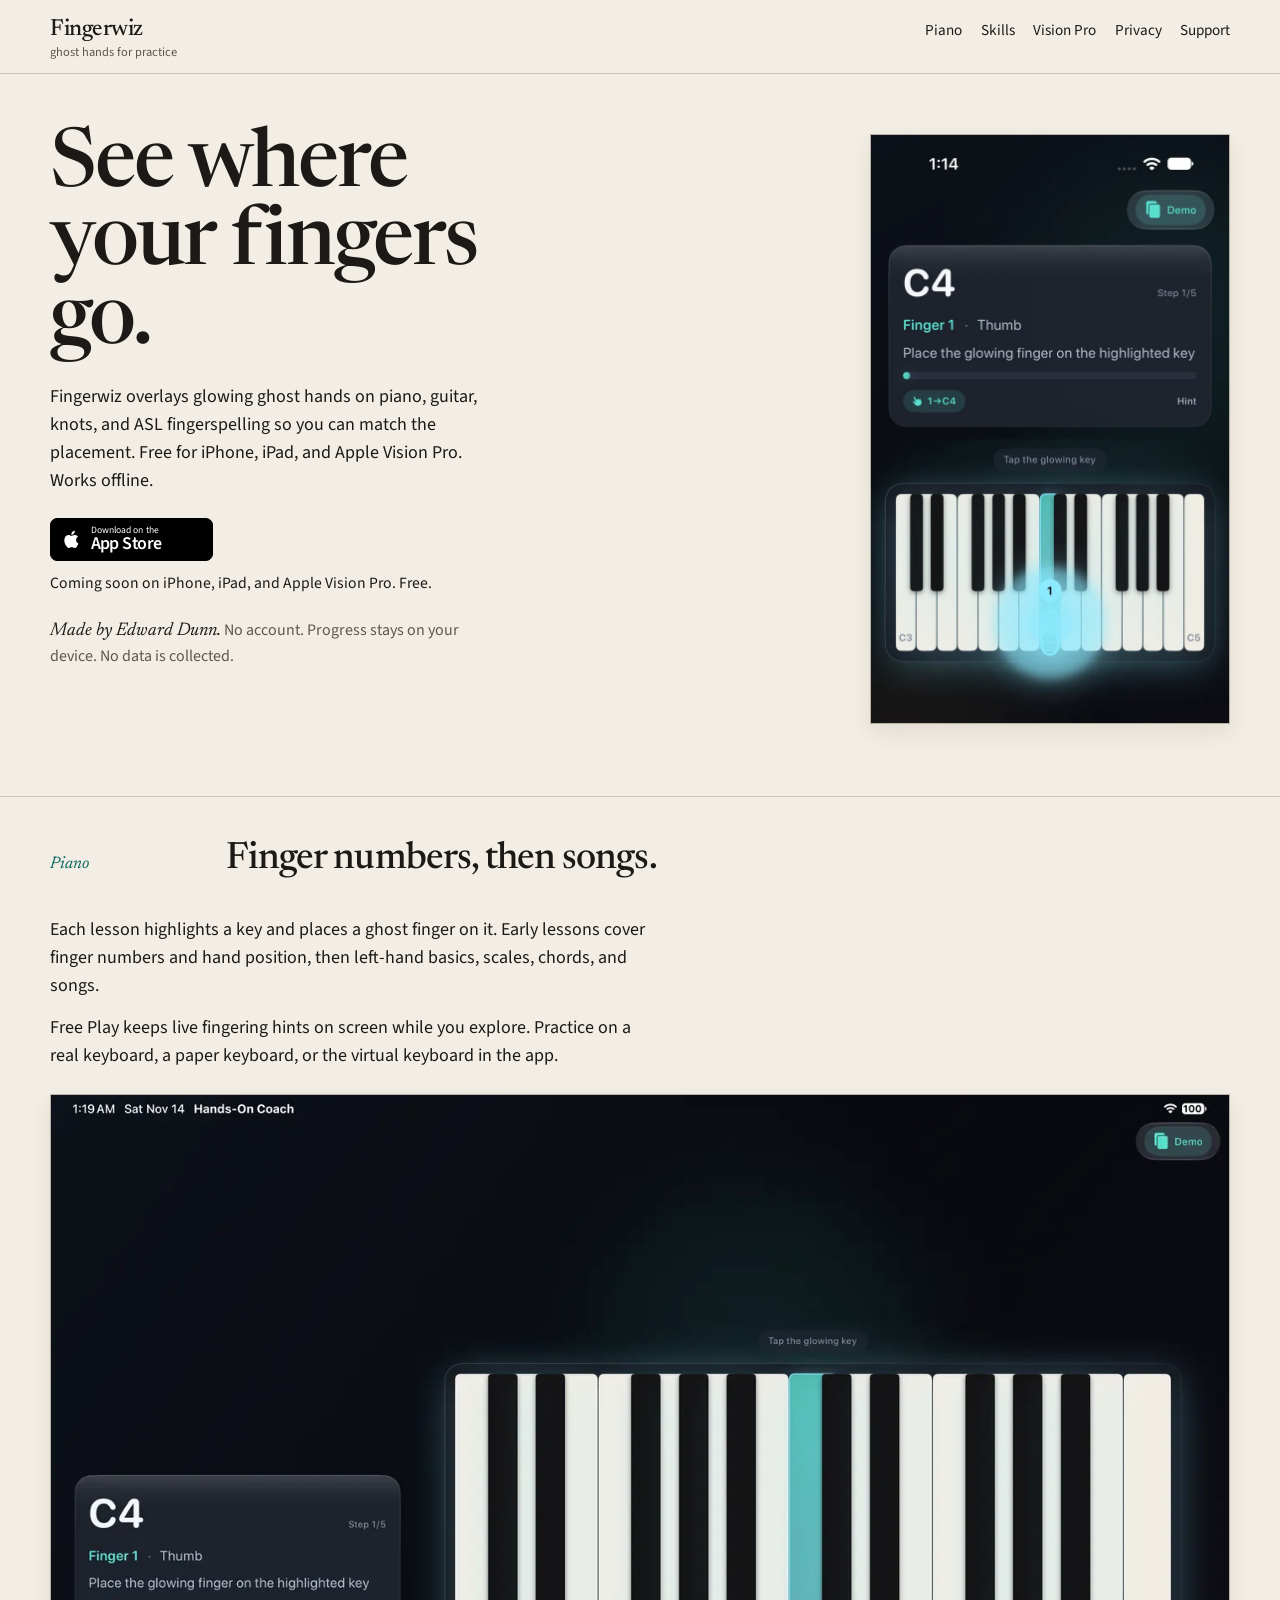
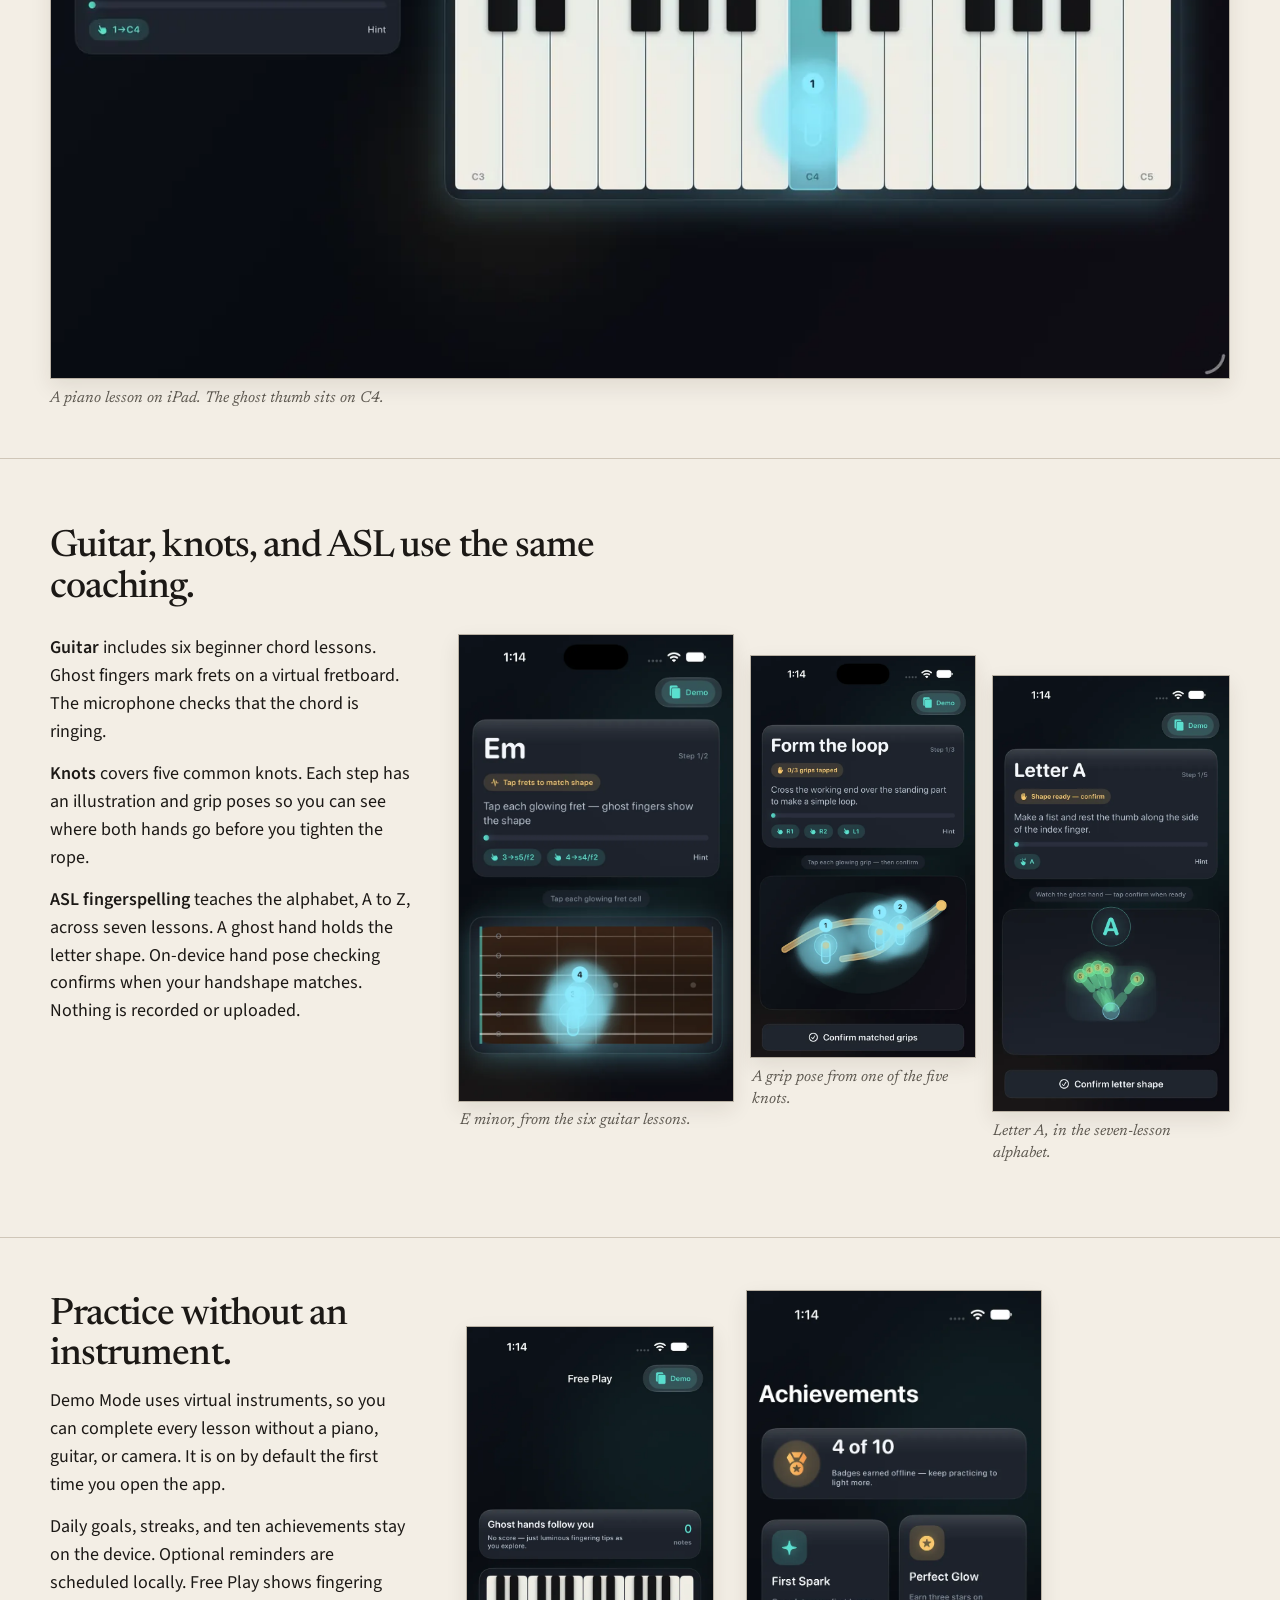
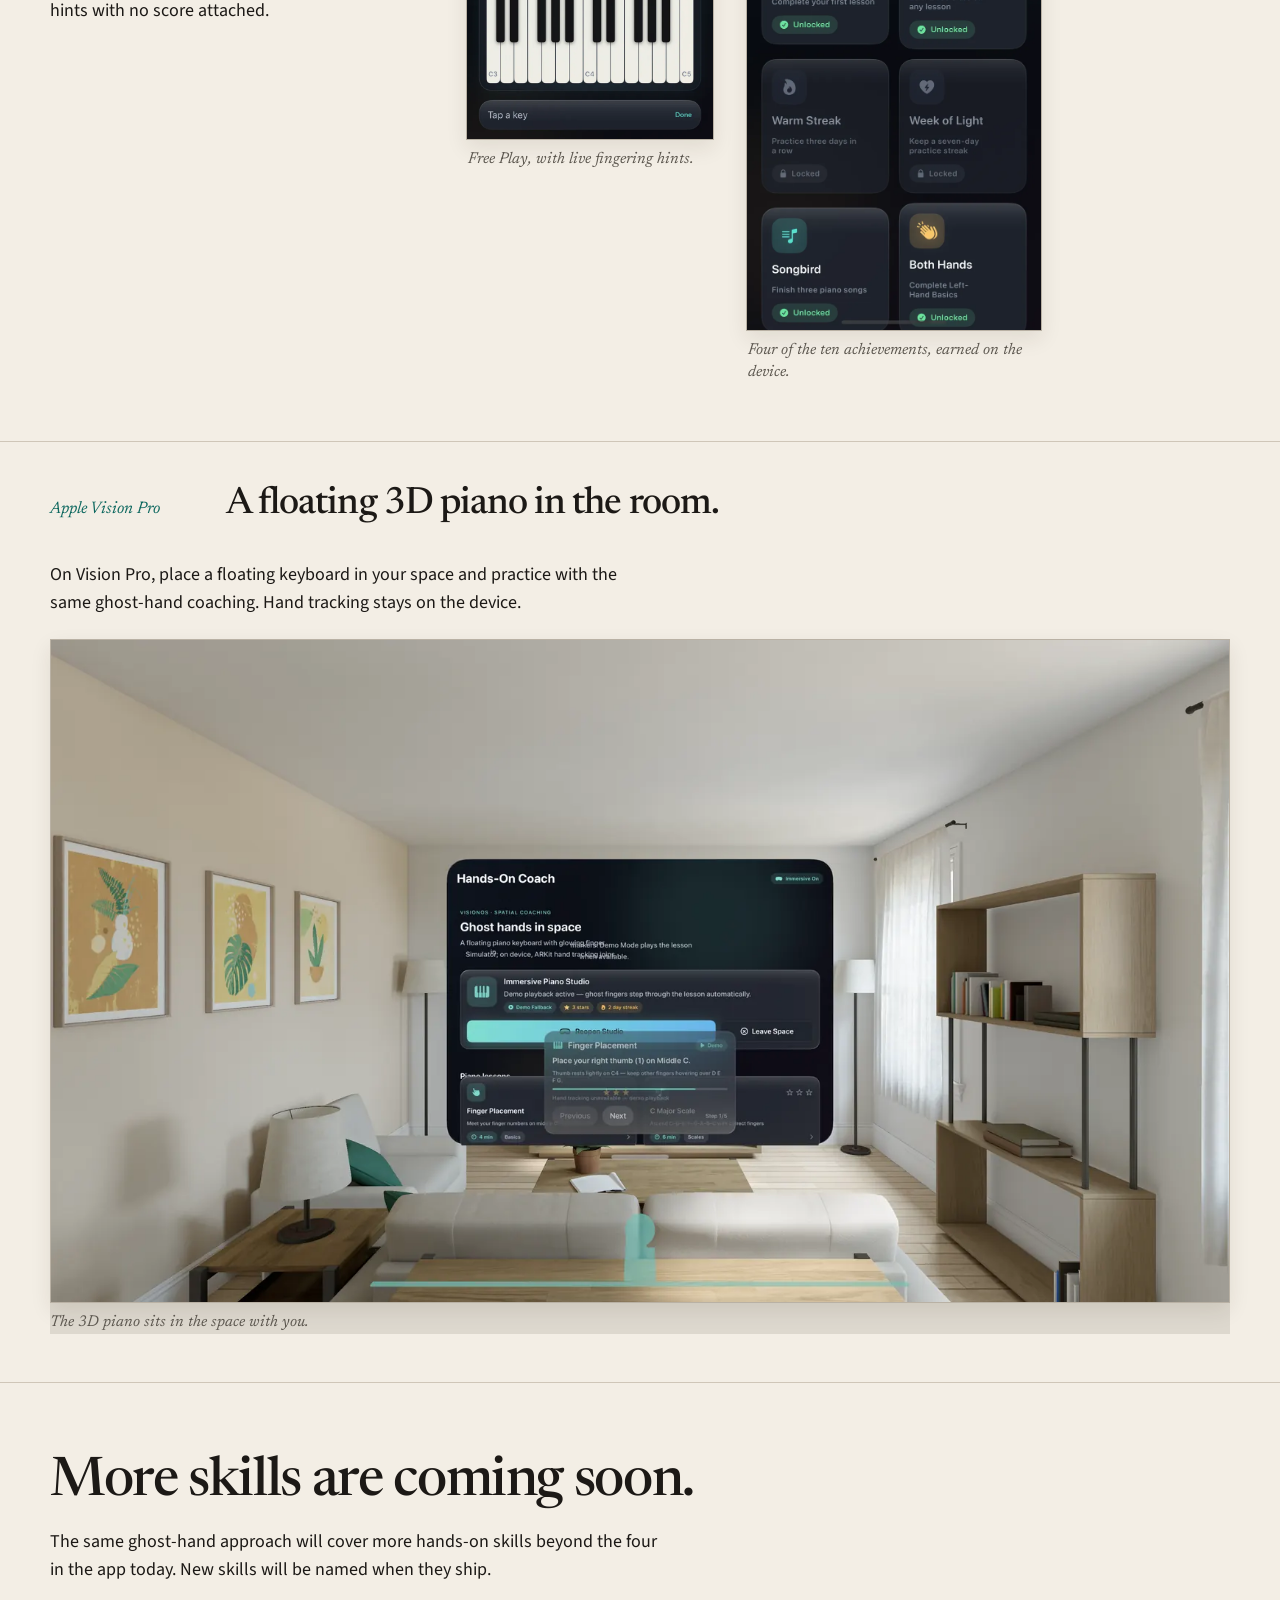
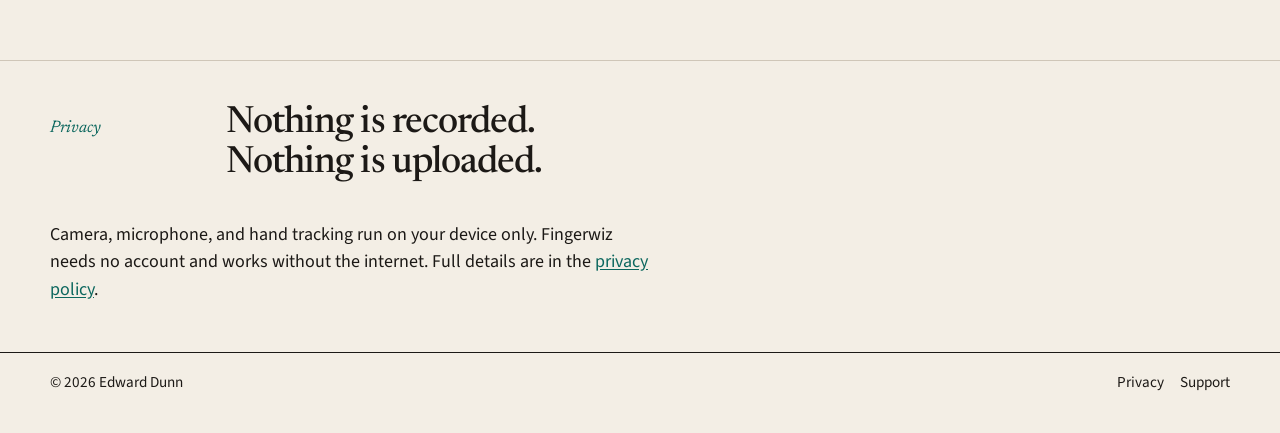
<file: index.html>
<!DOCTYPE html>
<html lang="en">
<head>
  <meta charset="utf-8">
  <meta name="viewport" content="width=device-width, initial-scale=1">
  <title>Fingerwiz - Ghost hands for finger placement</title>
  <meta name="description" content="Fingerwiz shows finger placement with glowing ghost hands for piano, guitar chords, knots, and ASL fingerspelling. Free on iPhone, iPad, and Apple Vision Pro. Works offline. No account. No data collected.">
  <link rel="canonical" href="https://erdtheturd.github.io/hands-on-coach/">
  <meta property="og:type" content="website">
  <meta property="og:site_name" content="Fingerwiz">
  <meta property="og:locale" content="en_US">
  <meta property="og:url" content="https://erdtheturd.github.io/hands-on-coach/">
  <meta property="og:title" content="Fingerwiz - Ghost hands for finger placement">
  <meta property="og:description" content="Fingerwiz shows finger placement with glowing ghost hands for piano, guitar chords, knots, and ASL fingerspelling. Free on iPhone, iPad, and Apple Vision Pro. Works offline. No account. No data collected.">
  <meta property="og:image" content="https://erdtheturd.github.io/hands-on-coach/assets/og.jpg">
  <meta property="og:image:width" content="1200">
  <meta property="og:image:height" content="630">
  <meta property="og:image:alt" content="Fingerwiz app icon with glowing ghost hands for finger placement.">
  <meta name="twitter:card" content="summary_large_image">
  <meta name="twitter:title" content="Fingerwiz - Ghost hands for finger placement">
  <meta name="twitter:description" content="Fingerwiz shows finger placement with glowing ghost hands for piano, guitar chords, knots, and ASL fingerspelling. Free on iPhone, iPad, and Apple Vision Pro. Works offline. No account. No data collected.">
  <meta name="twitter:image" content="https://erdtheturd.github.io/hands-on-coach/assets/og.jpg">
  <link rel="icon" href="assets/favicon.ico" sizes="any">
  <link rel="icon" type="image/png" sizes="32x32" href="assets/favicon-32.png">
  <link rel="apple-touch-icon" href="assets/apple-touch-icon.png">
  <meta name="theme-color" content="#f3eee5">
  <link rel="preload" href="assets/fonts/newsreader.woff2" as="font" type="font/woff2" crossorigin>
  <link rel="preload" href="assets/fonts/source-sans.woff2" as="font" type="font/woff2" crossorigin>
  <link rel="stylesheet" href="styles.css?v=8d4f95b">
</head>
<body>
  <a class="skip" href="#main">Skip to content</a>
  <header class="masthead">
    <div class="wrap masthead-inner">
      <a class="wordmark" href="index.html">Fingerwiz<small>ghost hands for practice</small></a>
      <ul class="site-nav">
        <li><a href="index.html#piano">Piano</a></li>
        <li><a href="index.html#skills">Skills</a></li>
        <li><a href="index.html#vision">Vision Pro</a></li>
        <li><a href="privacy.html">Privacy</a></li>
        <li><a href="support.html">Support</a></li>
      </ul>
    </div>
  </header>

  <main id="main">
    <div class="wrap intro">
      <div class="copy">
        <h1>See where your fingers go.</h1>
        <p>Fingerwiz overlays glowing ghost hands on piano, guitar, knots, and ASL fingerspelling so you can match the placement. Free for iPhone, iPad, and Apple Vision Pro. Works offline.</p>
        <div class="store">
        <a class="as-badge" href="#" aria-label="Download on the App Store, coming soon">
          <svg viewBox="0 0 24 24" aria-hidden="true" focusable="false">
            <path fill="currentColor" d="M18.71 19.5c-.83 1.24-1.71 2.45-3.05 2.47-1.34.03-1.77-.79-3.29-.79-1.53 0-2 .77-3.27.82-1.31.05-2.3-1.32-3.14-2.53C4.25 17 2.94 12.45 4.7 9.39c.87-1.52 2.43-2.48 4.12-2.51 1.28-.02 2.5.87 3.29.87.78 0 2.26-1.07 3.81-.91.65.03 2.47.26 3.64 1.98-.09.06-2.17 1.28-2.15 3.81.03 3.02 2.65 4.03 2.68 4.04-.03.07-.42 1.44-1.38 2.83M13 3.5c.73-.83 1.94-1.46 2.94-1.5.13 1.17-.34 2.35-1.04 3.19-.69.85-1.83 1.51-2.95 1.42-.15-1.15.41-2.35 1.05-3.11z"/>
          </svg>
          <span><small>Download on the</small><strong>App Store</strong></span>
        </a>
          <p class="soon">Coming soon on iPhone, iPad, and Apple Vision Pro. Free.</p>
        </div>
        <p class="byline">Made by Edward Dunn. <span>No account. Progress stays on your device. No data is collected.</span></p>
      </div>
      <figure class="photo">
        <img src="assets/piano.webp?v=8d4f95b" width="720" height="1182" alt="Piano lesson on iPhone: a glowing thumb hovers over the highlighted C4 key, with the prompt to place finger 1 on that key.">
      </figure>
    </div>

    <section id="piano" class="chapter tight">
      <div class="wrap">
        <div class="chapter-head beside">
          <p class="label">Piano</p>
          <h2>Finger numbers, then songs.</h2>
        </div>
        <div class="stack">
          <div class="measure">
            <p>Each lesson highlights a key and places a ghost finger on it. Early lessons cover finger numbers and hand position, then left-hand basics, scales, chords, and songs.</p>
            <p>Free Play keeps live fingering hints on screen while you explore. Practice on a real keyboard, a paper keyboard, or the virtual keyboard in the app.</p>
          </div>
          <figure class="photo wide piano-shot">
            <img src="assets/ipad.webp?v=8d4f95b" width="1400" height="1050" alt="iPad in landscape, with a large on-screen piano and a glowing finger over C4. A side card reads Finger 1, Thumb, and asks you to place the glowing finger on the highlighted key.">
            <figcaption>A piano lesson on iPad. The ghost thumb sits on C4.</figcaption>
          </figure>
        </div>
      </div>
    </section>

    <section id="skills" class="chapter airy">
      <div class="wrap">
        <h2 class="skills-title">Guitar, knots, and ASL use the same coaching.</h2>
        <div class="skills-edit">
          <div class="skills-copy">
            <p><b>Guitar</b> includes six beginner chord lessons. Ghost fingers mark frets on a virtual fretboard. The microphone checks that the chord is ringing.</p>
            <p><b>Knots</b> covers five common knots. Each step has an illustration and grip poses so you can see where both hands go before you tighten the rope.</p>
            <p><b>ASL fingerspelling</b> teaches the alphabet, A to Z, across seven lessons. A ghost hand holds the letter shape. On-device hand pose checking confirms when your handshape matches. Nothing is recorded or uploaded.</p>
          </div>
          <div class="contact">
            <figure class="photo">
              <img src="assets/guitar.webp?v=8d4f95b" width="720" height="1224" alt="Guitar lesson on iPhone showing an E minor chord. A glowing ghost finger marks a fret on the virtual fretboard.">
              <figcaption>E minor, from the six guitar lessons.</figcaption>
            </figure>
            <figure class="photo lifted">
              <img src="assets/knots.webp?v=8d4f95b" width="720" height="1290" alt="Knot lesson on iPhone titled Form the loop, with numbered glowing grip poses on a rope illustration.">
              <figcaption>A grip pose from one of the five knots.</figcaption>
            </figure>
            <figure class="photo dropped">
              <img src="assets/sign.webp?v=8d4f95b" width="720" height="1325" alt="ASL fingerspelling lesson for the letter A, with a glowing ghost hand forming the shape and a button to confirm.">
              <figcaption>Letter A, in the seven-lesson alphabet.</figcaption>
            </figure>
          </div>
        </div>
      </div>
    </section>

    <section id="practice" class="chapter">
      <div class="wrap practice">
        <div class="measure">
          <h2>Practice without an instrument.</h2>
          <p>Demo Mode uses virtual instruments, so you can complete every lesson without a piano, guitar, or camera. It is on by default the first time you open the app.</p>
          <p>Daily goals, streaks, and ten achievements stay on the device. Optional reminders are scheduled locally. Free Play shows fingering hints with no score attached.</p>
        </div>
        <div class="practice-shots">
          <figure class="photo">
            <img src="assets/freeplay.webp?v=8d4f95b" width="720" height="1206" alt="Free Play on iPhone, with a two-octave keyboard and a note that ghost hands follow you with fingering tips as you explore.">
            <figcaption>Free Play, with live fingering hints.</figcaption>
          </figure>
          <figure class="photo">
            <img src="assets/achievements.webp?v=8d4f95b" width="720" height="1565" alt="Achievements screen showing four of ten badges earned, including First Spark and Perfect Glow, with others still locked.">
            <figcaption>Four of the ten achievements, earned on the device.</figcaption>
          </figure>
        </div>
      </div>
    </section>

    <section id="vision" class="chapter tight">
      <div class="wrap">
        <div class="chapter-head beside">
          <p class="label">Apple Vision Pro</p>
          <h2>A floating 3D piano in the room.</h2>
        </div>
        <p class="measure lead-in">On Vision Pro, place a floating keyboard in your space and practice with the same ghost-hand coaching. Hand tracking stays on the device.</p>
        <figure class="photo wide room">
          <img src="assets/vision.webp?v=8d4f95b" width="1600" height="900" alt="Apple Vision Pro view of a living room, with a Fingerwiz window floating in space and a glowing piano hint in the foreground.">
          <figcaption>The 3D piano sits in the space with you.</figcaption>
        </figure>
      </div>
    </section>

    <section id="coming-soon" class="soon-block">
      <div class="wrap">
        <h2>More skills are coming soon.</h2>
        <p class="measure">The same ghost-hand approach will cover more hands-on skills beyond the four in the app today. New skills will be named when they ship.</p>
      </div>
    </section>

    <section id="privacy" class="chapter tight">
      <div class="wrap">
        <div class="chapter-head beside">
          <p class="label">Privacy</p>
          <h2>Nothing is recorded.<br>Nothing is uploaded.</h2>
        </div>
        <p class="measure">Camera, microphone, and hand tracking run on your device only. Fingerwiz needs no account and works without the internet. Full details are in the <a href="privacy.html">privacy policy</a>.</p>
      </div>
    </section>
  </main>

  <footer class="colophon">
    <div class="wrap colophon-inner">
      <p>&copy; 2026 Edward Dunn</p>
      <nav aria-label="Footer">
        <a href="privacy.html">Privacy</a>
        <a href="support.html">Support</a>
      </nav>
    </div>
  </footer>
</body>
</html>
</file>
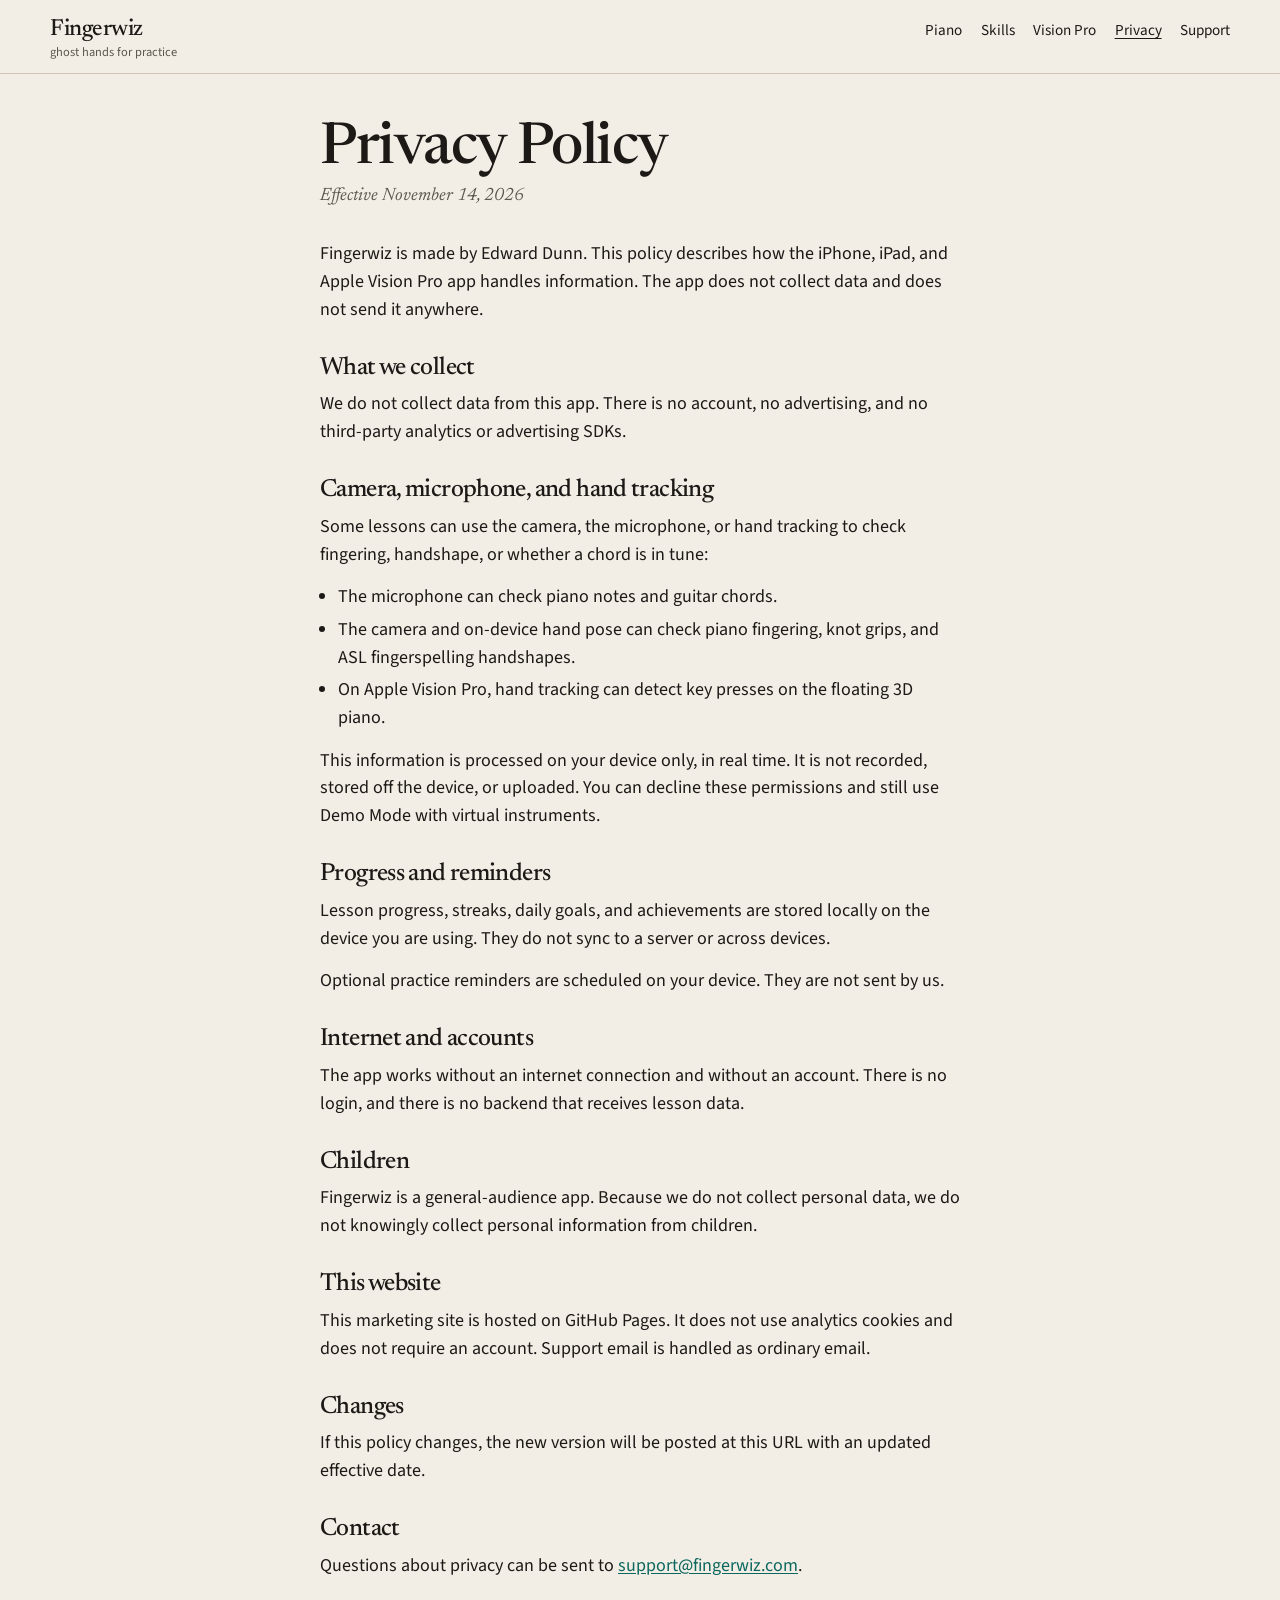
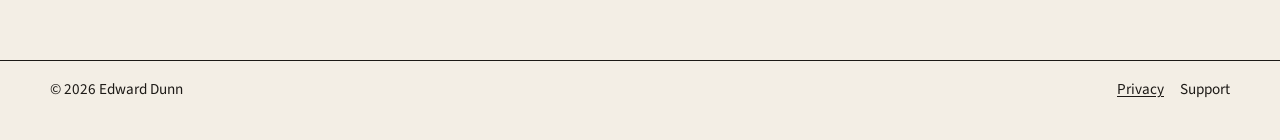
<file: privacy.html>
<!DOCTYPE html>
<html lang="en">
<head>
  <meta charset="utf-8">
  <meta name="viewport" content="width=device-width, initial-scale=1">
  <title>Privacy Policy - Fingerwiz</title>
  <meta name="description" content="Fingerwiz does not collect data. Camera, microphone, and hand tracking are processed on your device only. Nothing is recorded or uploaded.">
  <link rel="canonical" href="https://erdtheturd.github.io/hands-on-coach/privacy.html">
  <meta property="og:type" content="website">
  <meta property="og:site_name" content="Fingerwiz">
  <meta property="og:locale" content="en_US">
  <meta property="og:url" content="https://erdtheturd.github.io/hands-on-coach/privacy.html">
  <meta property="og:title" content="Privacy Policy - Fingerwiz">
  <meta property="og:description" content="Fingerwiz does not collect data. Camera, microphone, and hand tracking are processed on your device only. Nothing is recorded or uploaded.">
  <meta property="og:image" content="https://erdtheturd.github.io/hands-on-coach/assets/og.jpg">
  <meta property="og:image:width" content="1200">
  <meta property="og:image:height" content="630">
  <meta property="og:image:alt" content="Fingerwiz app icon with glowing ghost hands for finger placement.">
  <meta name="twitter:card" content="summary_large_image">
  <meta name="twitter:title" content="Privacy Policy - Fingerwiz">
  <meta name="twitter:description" content="Fingerwiz does not collect data. Camera, microphone, and hand tracking are processed on your device only. Nothing is recorded or uploaded.">
  <meta name="twitter:image" content="https://erdtheturd.github.io/hands-on-coach/assets/og.jpg">
  <link rel="icon" href="assets/favicon.ico" sizes="any">
  <link rel="icon" type="image/png" sizes="32x32" href="assets/favicon-32.png">
  <link rel="apple-touch-icon" href="assets/apple-touch-icon.png">
  <meta name="theme-color" content="#f3eee5">
  <link rel="preload" href="assets/fonts/newsreader.woff2" as="font" type="font/woff2" crossorigin>
  <link rel="preload" href="assets/fonts/source-sans.woff2" as="font" type="font/woff2" crossorigin>
  <link rel="stylesheet" href="styles.css?v=8d4f95b">
</head>
<body>
  <a class="skip" href="#main">Skip to content</a>
  <header class="masthead">
    <div class="wrap masthead-inner">
      <a class="wordmark" href="index.html">Fingerwiz<small>ghost hands for practice</small></a>
      <ul class="site-nav">
        <li><a href="index.html#piano">Piano</a></li>
        <li><a href="index.html#skills">Skills</a></li>
        <li><a href="index.html#vision">Vision Pro</a></li>
        <li><a href="privacy.html" aria-current="page">Privacy</a></li>
        <li><a href="support.html">Support</a></li>
      </ul>
    </div>
  </header>

  <main id="main">
    <article class="wrap page">
      <h1>Privacy Policy</h1>
      <p class="updated">Effective November 14, 2026</p>
      <p>Fingerwiz is made by Edward Dunn. This policy describes how the iPhone, iPad, and Apple Vision Pro app handles information. The app does not collect data and does not send it anywhere.</p>

      <h2>What we collect</h2>
      <p>We do not collect data from this app. There is no account, no advertising, and no third-party analytics or advertising SDKs.</p>

      <h2>Camera, microphone, and hand tracking</h2>
      <p>Some lessons can use the camera, the microphone, or hand tracking to check fingering, handshape, or whether a chord is in tune:</p>
      <ul>
        <li>The microphone can check piano notes and guitar chords.</li>
        <li>The camera and on-device hand pose can check piano fingering, knot grips, and ASL fingerspelling handshapes.</li>
        <li>On Apple Vision Pro, hand tracking can detect key presses on the floating 3D piano.</li>
      </ul>
      <p>This information is processed on your device only, in real time. It is not recorded, stored off the device, or uploaded. You can decline these permissions and still use Demo Mode with virtual instruments.</p>

      <h2>Progress and reminders</h2>
      <p>Lesson progress, streaks, daily goals, and achievements are stored locally on the device you are using. They do not sync to a server or across devices.</p>
      <p>Optional practice reminders are scheduled on your device. They are not sent by us.</p>

      <h2>Internet and accounts</h2>
      <p>The app works without an internet connection and without an account. There is no login, and there is no backend that receives lesson data.</p>

      <h2>Children</h2>
      <p>Fingerwiz is a general-audience app. Because we do not collect personal data, we do not knowingly collect personal information from children.</p>

      <h2>This website</h2>
      <p>This marketing site is hosted on GitHub Pages. It does not use analytics cookies and does not require an account. Support email is handled as ordinary email.</p>

      <h2>Changes</h2>
      <p>If this policy changes, the new version will be posted at this URL with an updated effective date.</p>

      <h2>Contact</h2>
      <p>Questions about privacy can be sent to <a href="mailto:support@fingerwiz.com?subject=Fingerwiz%20privacy">support@fingerwiz.com</a><!-- TODO: support@fingerwiz.com not set up yet; domain fingerwiz.com not bought -->.</p>
    </article>

  </main>

  <footer class="colophon">
    <div class="wrap colophon-inner">
      <p>&copy; 2026 Edward Dunn</p>
      <nav aria-label="Footer">
        <a href="privacy.html" aria-current="page">Privacy</a>
        <a href="support.html">Support</a>
      </nav>
    </div>
  </footer>
</body>
</html>
</file>
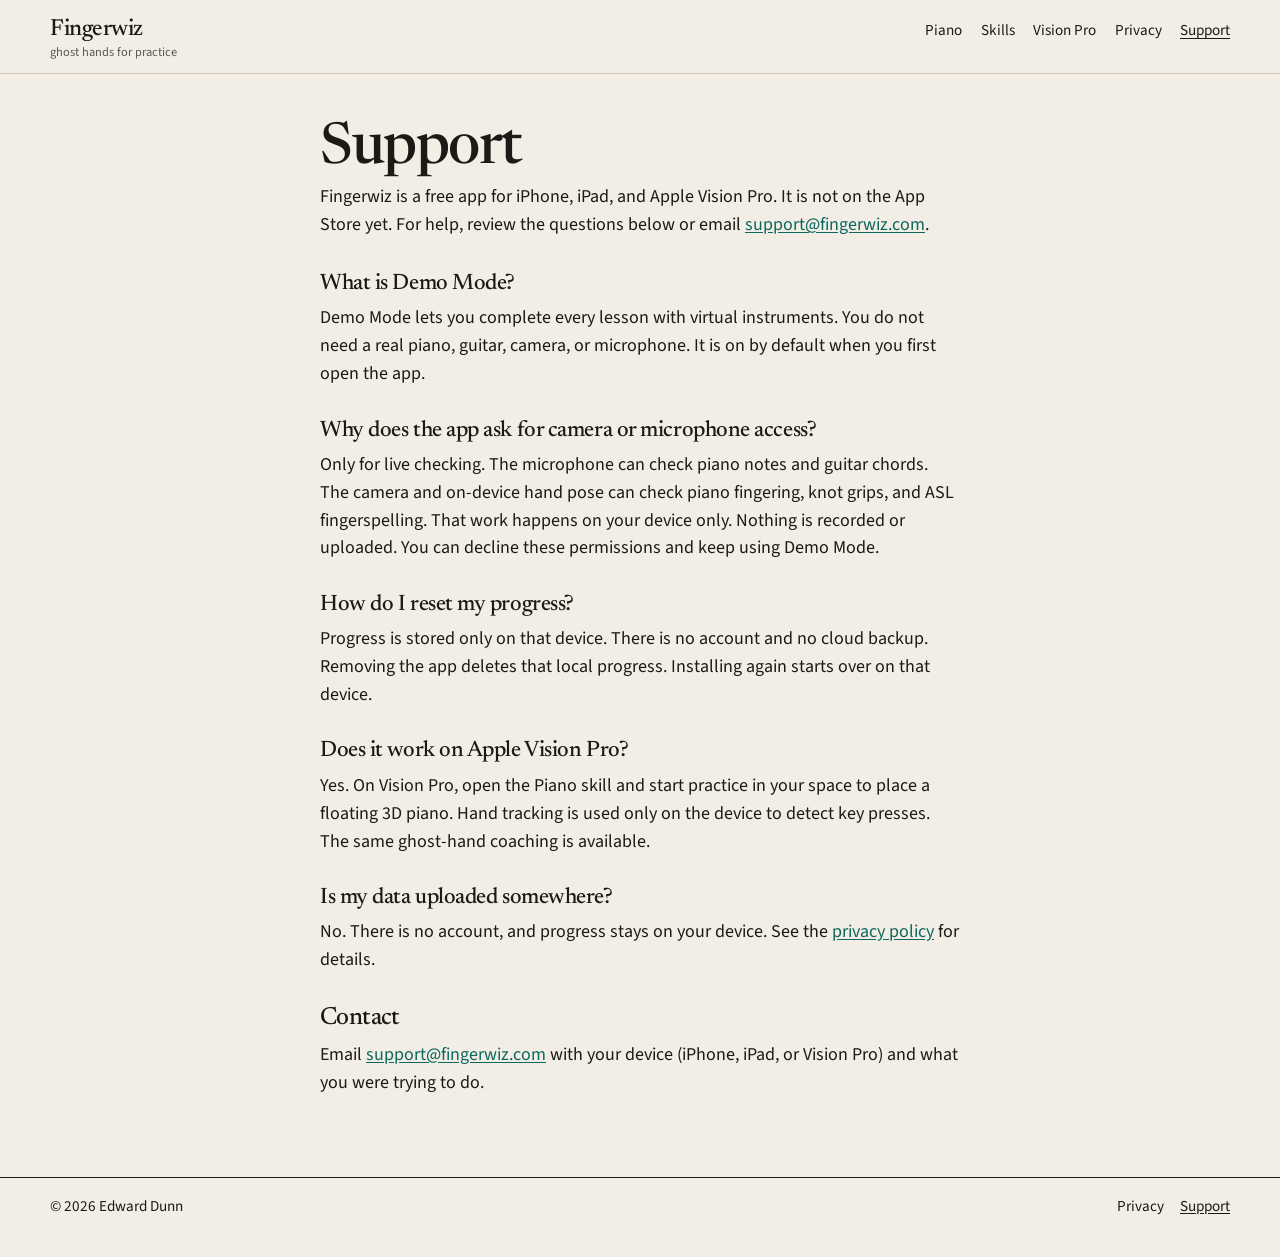
<file: support.html>
<!DOCTYPE html>
<html lang="en">
<head>
  <meta charset="utf-8">
  <meta name="viewport" content="width=device-width, initial-scale=1">
  <title>Support - Fingerwiz</title>
  <meta name="description" content="Help with Fingerwiz: Demo Mode, camera and microphone permissions, resetting progress, Vision Pro, and contact.">
  <link rel="canonical" href="https://erdtheturd.github.io/hands-on-coach/support.html">
  <meta property="og:type" content="website">
  <meta property="og:site_name" content="Fingerwiz">
  <meta property="og:locale" content="en_US">
  <meta property="og:url" content="https://erdtheturd.github.io/hands-on-coach/support.html">
  <meta property="og:title" content="Support - Fingerwiz">
  <meta property="og:description" content="Help with Fingerwiz: Demo Mode, camera and microphone permissions, resetting progress, Vision Pro, and contact.">
  <meta property="og:image" content="https://erdtheturd.github.io/hands-on-coach/assets/og.jpg">
  <meta property="og:image:width" content="1200">
  <meta property="og:image:height" content="630">
  <meta property="og:image:alt" content="Fingerwiz app icon with glowing ghost hands for finger placement.">
  <meta name="twitter:card" content="summary_large_image">
  <meta name="twitter:title" content="Support - Fingerwiz">
  <meta name="twitter:description" content="Help with Fingerwiz: Demo Mode, camera and microphone permissions, resetting progress, Vision Pro, and contact.">
  <meta name="twitter:image" content="https://erdtheturd.github.io/hands-on-coach/assets/og.jpg">
  <link rel="icon" href="assets/favicon.ico" sizes="any">
  <link rel="icon" type="image/png" sizes="32x32" href="assets/favicon-32.png">
  <link rel="apple-touch-icon" href="assets/apple-touch-icon.png">
  <meta name="theme-color" content="#f3eee5">
  <link rel="preload" href="assets/fonts/newsreader.woff2" as="font" type="font/woff2" crossorigin>
  <link rel="preload" href="assets/fonts/source-sans.woff2" as="font" type="font/woff2" crossorigin>
  <link rel="stylesheet" href="styles.css?v=8d4f95b">
</head>
<body>
  <a class="skip" href="#main">Skip to content</a>
  <header class="masthead">
    <div class="wrap masthead-inner">
      <a class="wordmark" href="index.html">Fingerwiz<small>ghost hands for practice</small></a>
      <ul class="site-nav">
        <li><a href="index.html#piano">Piano</a></li>
        <li><a href="index.html#skills">Skills</a></li>
        <li><a href="index.html#vision">Vision Pro</a></li>
        <li><a href="privacy.html">Privacy</a></li>
        <li><a href="support.html" aria-current="page">Support</a></li>
      </ul>
    </div>
  </header>

  <main id="main">
    <article class="wrap page">
      <h1>Support</h1>
      <p>Fingerwiz is a free app for iPhone, iPad, and Apple Vision Pro. It is not on the App Store yet. For help, review the questions below or email <a href="mailto:support@fingerwiz.com?subject=Fingerwiz%20support">support@fingerwiz.com</a><!-- TODO: support@fingerwiz.com not set up yet; domain fingerwiz.com not bought -->.</p>

      <dl class="faq">
        <dt>What is Demo Mode?</dt>
        <dd>Demo Mode lets you complete every lesson with virtual instruments. You do not need a real piano, guitar, camera, or microphone. It is on by default when you first open the app.</dd>

        <dt>Why does the app ask for camera or microphone access?</dt>
        <dd>Only for live checking. The microphone can check piano notes and guitar chords. The camera and on-device hand pose can check piano fingering, knot grips, and ASL fingerspelling. That work happens on your device only. Nothing is recorded or uploaded. You can decline these permissions and keep using Demo Mode.</dd>

        <dt>How do I reset my progress?</dt>
        <dd>Progress is stored only on that device. There is no account and no cloud backup. Removing the app deletes that local progress. Installing again starts over on that device.</dd>

        <dt>Does it work on Apple Vision Pro?</dt>
        <dd>Yes. On Vision Pro, open the Piano skill and start practice in your space to place a floating 3D piano. Hand tracking is used only on the device to detect key presses. The same ghost-hand coaching is available.</dd>

        <dt>Is my data uploaded somewhere?</dt>
        <dd>No. There is no account, and progress stays on your device. See the <a href="privacy.html">privacy policy</a> for details.</dd>
      </dl>

      <h2>Contact</h2>
      <p>Email <a href="mailto:support@fingerwiz.com?subject=Fingerwiz%20support">support@fingerwiz.com</a><!-- TODO: support@fingerwiz.com not set up yet; domain fingerwiz.com not bought --> with your device (iPhone, iPad, or Vision Pro) and what you were trying to do.</p>
    </article>

  </main>

  <footer class="colophon">
    <div class="wrap colophon-inner">
      <p>&copy; 2026 Edward Dunn</p>
      <nav aria-label="Footer">
        <a href="privacy.html">Privacy</a>
        <a href="support.html" aria-current="page">Support</a>
      </nav>
    </div>
  </footer>
</body>
</html>
</file>
<file: styles.css>
@font-face {
  font-family: "Newsreader";
  src: url("assets/fonts/newsreader.woff2") format("woff2");
  font-weight: 200 800;
  font-style: normal;
  font-display: swap;
}

@font-face {
  font-family: "Newsreader";
  src: url("assets/fonts/newsreader-italic.woff2") format("woff2");
  font-weight: 200 800;
  font-style: italic;
  font-display: swap;
}

@font-face {
  font-family: "Source Sans 3";
  src: url("assets/fonts/source-sans.woff2") format("woff2");
  font-weight: 200 900;
  font-style: normal;
  font-display: swap;
}

@font-face {
  font-family: "Source Sans 3";
  src: url("assets/fonts/source-sans-italic.woff2") format("woff2");
  font-weight: 200 900;
  font-style: italic;
  font-display: swap;
}

:root {
  --paper: #f3eee5;
  --ink: #1c1916;
  --mute: #5c574f;
  --rule: #cfc6b8;
  --teal: #0c675e;
  --max: 1180px;
  --gutter: clamp(1.15rem, 4.2vw, 2.4rem);
}

*,
*::before,
*::after {
  box-sizing: border-box;
}

html {
  scroll-behavior: smooth;
}

@media (prefers-reduced-motion: reduce) {
  html {
    scroll-behavior: auto;
  }
}

body {
  margin: 0;
  background: var(--paper);
  color: var(--ink);
  font-family: "Source Sans 3", "Segoe UI", system-ui, sans-serif;
  font-size: 1.125rem;
  line-height: 1.55;
  font-optical-sizing: auto;
  -webkit-font-smoothing: antialiased;
  text-rendering: optimizeLegibility;
}

img {
  max-width: 100%;
  height: auto;
  display: block;
  vertical-align: middle;
}

figure {
  margin: 0;
}

a {
  color: var(--teal);
  text-underline-offset: 0.12em;
}

a:hover {
  color: var(--ink);
}

a:focus-visible {
  outline: 2px solid var(--teal);
  outline-offset: 3px;
}

.skip {
  position: absolute;
  left: -9999px;
  top: 0;
}

.skip:focus {
  left: var(--gutter);
  top: 0.6rem;
  z-index: 30;
  background: var(--paper);
  color: var(--ink);
  padding: 0.35rem 0.55rem;
  border: 1px solid var(--rule);
}

.wrap {
  width: min(var(--max), calc(100% - 2 * var(--gutter)));
  margin-inline: auto;
}

/* Masthead — solid paper, hairline, no blur */

.masthead {
  border-bottom: 1px solid var(--rule);
  background: var(--paper);
}

.masthead-inner {
  display: flex;
  align-items: baseline;
  justify-content: space-between;
  gap: 1rem 2rem;
  flex-wrap: wrap;
  padding: 1rem 0 0.9rem;
}

.wordmark {
  font-family: "Newsreader", Georgia, "Times New Roman", serif;
  font-weight: 500;
  font-size: 1.45rem;
  letter-spacing: -0.02em;
  line-height: 1;
  color: var(--ink);
  text-decoration: none;
}

.wordmark:hover {
  color: var(--ink);
}

.wordmark small {
  display: block;
  margin-top: 0.28rem;
  font-family: "Source Sans 3", "Segoe UI", system-ui, sans-serif;
  font-size: 0.78rem;
  font-weight: 400;
  letter-spacing: 0;
  color: var(--mute);
}

.site-nav {
  display: flex;
  flex-wrap: wrap;
  gap: 0.35rem 1.15rem;
  margin: 0;
  padding: 0;
  list-style: none;
}

.site-nav a {
  color: var(--ink);
  text-decoration: none;
  font-size: 0.95rem;
}

.site-nav a:hover,
.site-nav a[aria-current="page"] {
  text-decoration: underline;
  text-decoration-thickness: 1px;
  text-underline-offset: 0.18em;
}

/* Type */

h1,
h2,
h3 {
  font-family: "Newsreader", Georgia, "Times New Roman", serif;
  font-optical-sizing: auto;
  font-weight: 500;
  line-height: 1.08;
  letter-spacing: -0.025em;
}

h1 {
  margin: 0 0 1.25rem;
  font-size: clamp(2.6rem, 7.2vw, 5.1rem);
  font-weight: 500;
  line-height: 0.96;
}

h2 {
  margin: 0 0 0.7rem;
  font-size: clamp(1.7rem, 3.2vw, 2.35rem);
}

h3 {
  margin: 0 0 0.35rem;
  font-size: 1.35rem;
  letter-spacing: -0.02em;
}

.byline {
  margin: 1.4rem 0 0;
  font-family: "Newsreader", Georgia, serif;
  font-style: italic;
  font-weight: 400;
  font-size: 1.15rem;
  line-height: 1.4;
  color: var(--ink);
}

.byline span {
  font-style: normal;
  font-family: "Source Sans 3", "Segoe UI", system-ui, sans-serif;
  font-size: 1rem;
  color: var(--mute);
}

p {
  margin: 0 0 0.9rem;
}

p:last-child {
  margin-bottom: 0;
}

.mute {
  color: var(--mute);
}

/* Hero: text column, tall screenshot hanging to the right */

.intro {
  display: grid;
  grid-template-columns: minmax(18rem, 28.5rem) minmax(0, 1fr);
  gap: 2.5rem 4rem;
  align-items: start;
  padding: 3.4rem 0 4.5rem;
}

.intro .copy p {
  color: var(--ink);
  max-width: 36rem;
}

.intro .copy p.mute {
  color: var(--mute);
}

.store {
  margin: 1.5rem 0 0;
}

.store .soon {
  margin: 0.65rem 0 0;
  color: var(--mute);
  font-size: 0.98rem;
}

.intro .photo {
  justify-self: end;
  width: min(100%, 22.5rem);
  margin-top: 0.4rem;
}

/* Figures as photos, not glowing devices */

.photo {
  background: transparent;
  border: none;
  box-shadow: none;
}

.photo img {
  width: 100%;
  background: #111;
  border: 1px solid #b9b1a4;
  box-shadow: 0 8px 20px rgba(40, 28, 14, 0.09);
}

.photo.wide {
  width: 100%;
}

.photo.room {
  background: #ddd8ce;
}

figcaption {
  margin: 0.55rem 0 0;
  font-family: "Newsreader", Georgia, serif;
  font-style: italic;
  font-size: 0.98rem;
  color: var(--mute);
  line-height: 1.4;
}

/* Sections with hanging labels, uneven rhythm */

.chapter {
  padding: 3.25rem 0 3.6rem;
  border-top: 1px solid var(--rule);
}

.chapter.airy {
  padding: 4.25rem 0 4.5rem;
}

.chapter.tight {
  padding: 2.6rem 0 3rem;
}

.chapter-head {
  display: grid;
  grid-template-columns: 1fr;
  gap: 0.25rem 2.5rem;
  margin-bottom: 1.25rem;
  max-width: 38rem;
}

@media (min-width: 880px) {
  .chapter-head.beside {
    grid-template-columns: 8.5rem minmax(0, 38rem);
    max-width: none;
    align-items: baseline;
    margin-bottom: 1.6rem;
  }

  .chapter-head.beside .label {
    margin: 0;
  }
}

.label {
  margin: 0 0 0.2rem;
  font-family: "Newsreader", Georgia, serif;
  font-style: italic;
  font-weight: 400;
  font-size: 1.05rem;
  color: var(--teal);
  letter-spacing: 0;
  text-transform: none;
}

.measure {
  max-width: 38rem;
}

.measure-narrow {
  max-width: 34rem;
}

/* Layout variants so sections don't share one template */

.stack {
  display: flex;
  flex-direction: column;
  gap: 1.5rem;
}

.offset {
  display: grid;
  grid-template-columns: 1fr;
  gap: 1.5rem 3rem;
  align-items: start;
}

@media (min-width: 860px) {
  .offset.phone-right {
    grid-template-columns: minmax(0, 1fr) minmax(15rem, 20rem);
  }

  .offset.phone-left {
    grid-template-columns: minmax(15rem, 20rem) minmax(0, 1fr);
  }

  .offset.phone-left .copy {
    padding-top: 2.2rem;
  }

  .offset.phone-right .photo {
    margin-top: 0.2rem;
  }

  .piano-shot {
    width: calc(100% + 2vw);
    max-width: none;
  }
}

.pair-uneven {
  display: grid;
  grid-template-columns: 1fr;
  gap: 2.5rem 3.5rem;
  align-items: end;
  margin-top: 0.5rem;
}

@media (min-width: 800px) {
  .pair-uneven {
    grid-template-columns: minmax(0, 18.5rem) minmax(0, 22rem);
    justify-content: space-between;
  }

  .pair-uneven article:first-child .photo {
    width: min(100%, 16.5rem);
  }
}

.pair-uneven article h3 {
  margin-top: 0.85rem;
}

/* Coming soon: typographic, not a card */

.soon-block {
  padding: 4.5rem 0 4.75rem;
  border-top: 1px solid var(--rule);
}

.soon-block h2 {
  font-size: clamp(2.2rem, 5vw, 3.4rem);
  line-height: 1.02;
  max-width: 12em;
}

.soon-block .measure {
  margin-top: 1.1rem;
}

/* Footer */

.colophon {
  border-top: 1px solid var(--ink);
  padding: 1.1rem 0 2.4rem;
  font-size: 0.95rem;
}

.colophon-inner {
  display: flex;
  justify-content: space-between;
  align-items: baseline;
  gap: 0.8rem 1.5rem;
  flex-wrap: wrap;
}

.colophon p {
  margin: 0;
}

.colophon nav {
  display: flex;
  gap: 1rem;
}

.colophon a {
  color: var(--ink);
  text-decoration: none;
}

.colophon a:hover,
.colophon a[aria-current="page"] {
  text-decoration: underline;
  text-underline-offset: 0.16em;
}

/* Inner pages */

.page {
  padding: 3rem 0 5rem;
  max-width: 40rem;
}

.page h1 {
  font-size: clamp(2.4rem, 6vw, 3.6rem);
  margin-bottom: 0.4rem;
}

.page .updated {
  margin: 0 0 1.8rem;
  color: var(--mute);
  font-family: "Newsreader", Georgia, serif;
  font-style: italic;
}

.page h2 {
  margin: 2rem 0 0.5rem;
  font-size: 1.55rem;
}

.page ul {
  margin: 0 0 0.9rem;
  padding-left: 1.15rem;
}

.page li + li {
  margin-top: 0.3rem;
}

.faq {
  margin: 1.25rem 0 0;
}

.faq dt {
  margin: 1.85rem 0 0.4rem;
  font-family: "Newsreader", Georgia, serif;
  font-weight: 500;
  font-size: 1.4rem;
  letter-spacing: -0.02em;
  line-height: 1.2;
}

.faq dt:first-child {
  margin-top: 0;
}

.faq dd {
  margin: 0;
  color: var(--ink);
}

/* App Store badge — black mark, not a pill of our own */

.as-badge {
  display: inline-flex;
  align-items: center;
  gap: 0.55rem;
  background: #000;
  color: #fff !important;
  text-decoration: none !important;
  border: 1px solid #000;
  border-radius: 7px;
  padding: 0.34rem 0.8rem 0.36rem 0.62rem;
  min-width: 10.2rem;
  line-height: 1.05;
}

.as-badge:hover {
  color: #fff !important;
}

.as-badge svg {
  width: 1.3rem;
  height: 1.55rem;
  flex: 0 0 auto;
}

.as-badge small {
  display: block;
  font-family: "Source Sans 3", "Segoe UI", system-ui, sans-serif;
  font-size: 0.6rem;
  font-weight: 400;
  letter-spacing: 0.01em;
}

.as-badge strong {
  display: block;
  font-family: "Source Sans 3", "Segoe UI", system-ui, sans-serif;
  font-size: 1.12rem;
  font-weight: 600;
  letter-spacing: -0.03em;
}

@media (max-width: 859px) {
  .intro {
    grid-template-columns: 1fr;
    padding: 2.25rem 0 3rem;
    gap: 2rem;
  }

  .intro .photo {
    justify-self: start;
    width: min(100%, 20rem);
  }

  h1 {
    font-size: clamp(2.35rem, 11vw, 3.4rem);
  }

  .chapter,
  .chapter.airy,
  .chapter.tight,
  .soon-block {
    padding: 2.4rem 0 2.6rem;
  }
}

@media (max-width: 560px) {
  body {
    font-size: 1.05rem;
  }

  .masthead-inner {
    padding: 0.85rem 0 0.8rem;
  }

  .wordmark small {
    display: none;
  }

  .site-nav {
    flex: 1 1 100%;
    justify-content: space-between;
    gap: 0.3rem 0.7rem;
  }
}

.lead-in {
  margin-bottom: 1.35rem;
}

/* Combined skills: text column + uneven contact sheet */

.skills-title {
  max-width: 18em;
  margin-bottom: 1.6rem;
}

.skills-edit {
  display: grid;
  grid-template-columns: 1fr;
  gap: 2rem 3rem;
  align-items: start;
}

.skills-copy {
  max-width: 36rem;
}

.skills-copy p + p {
  margin-top: 0.85rem;
}

.skills-copy b {
  font-weight: 600;
}

.contact {
  display: grid;
  grid-template-columns: 1.1fr 0.9fr 0.95fr;
  gap: 0.85rem 1rem;
  align-items: start;
}

.contact .lifted {
  margin-top: 1.35rem;
}

.contact .dropped {
  margin-top: 2.6rem;
}

.contact figcaption,
.practice-shots figcaption {
  padding: 0 0.1rem;
}

/* Practice: text then a staggered pair, not two caption-cards */

.practice {
  display: grid;
  grid-template-columns: 1fr;
  gap: 2rem 3.5rem;
  align-items: start;
}

.practice-shots {
  display: grid;
  grid-template-columns: minmax(0, 15.5rem) minmax(0, 18.5rem);
  gap: 1.5rem 2rem;
  align-items: start;
  justify-content: start;
}

.practice-shots {
  align-items: start;
}

.practice-shots figure:first-child {
  margin-top: 2.25rem;
}

@media (min-width: 900px) {
  .skills-edit {
    grid-template-columns: minmax(16rem, 22.5rem) minmax(0, 1fr);
  }

  .practice {
    grid-template-columns: minmax(16rem, 22.5rem) minmax(0, 1fr);
  }

  .practice .measure {
    padding-top: 0.3rem;
  }
}

@media (max-width: 799px) {
  .contact {
    grid-template-columns: 1fr 1fr;
  }

  .contact .dropped {
    grid-column: 1 / 2;
    width: 80%;
    margin-top: 0;
  }

  .contact .lifted {
    margin-top: 1.2rem;
  }

  .practice-shots {
    grid-template-columns: 1fr 1fr;
  }

  .practice-shots figure:first-child {
    margin-bottom: 0;
  }
}

@media (max-width: 520px) {
  .contact,
  .practice-shots {
    grid-template-columns: minmax(0, 20rem);
  }

  .contact .dropped,
  .contact .lifted {
    margin-top: 0;
    width: auto;
  }
}

.page .faq {
  margin-top: 2rem;
}
</file>
